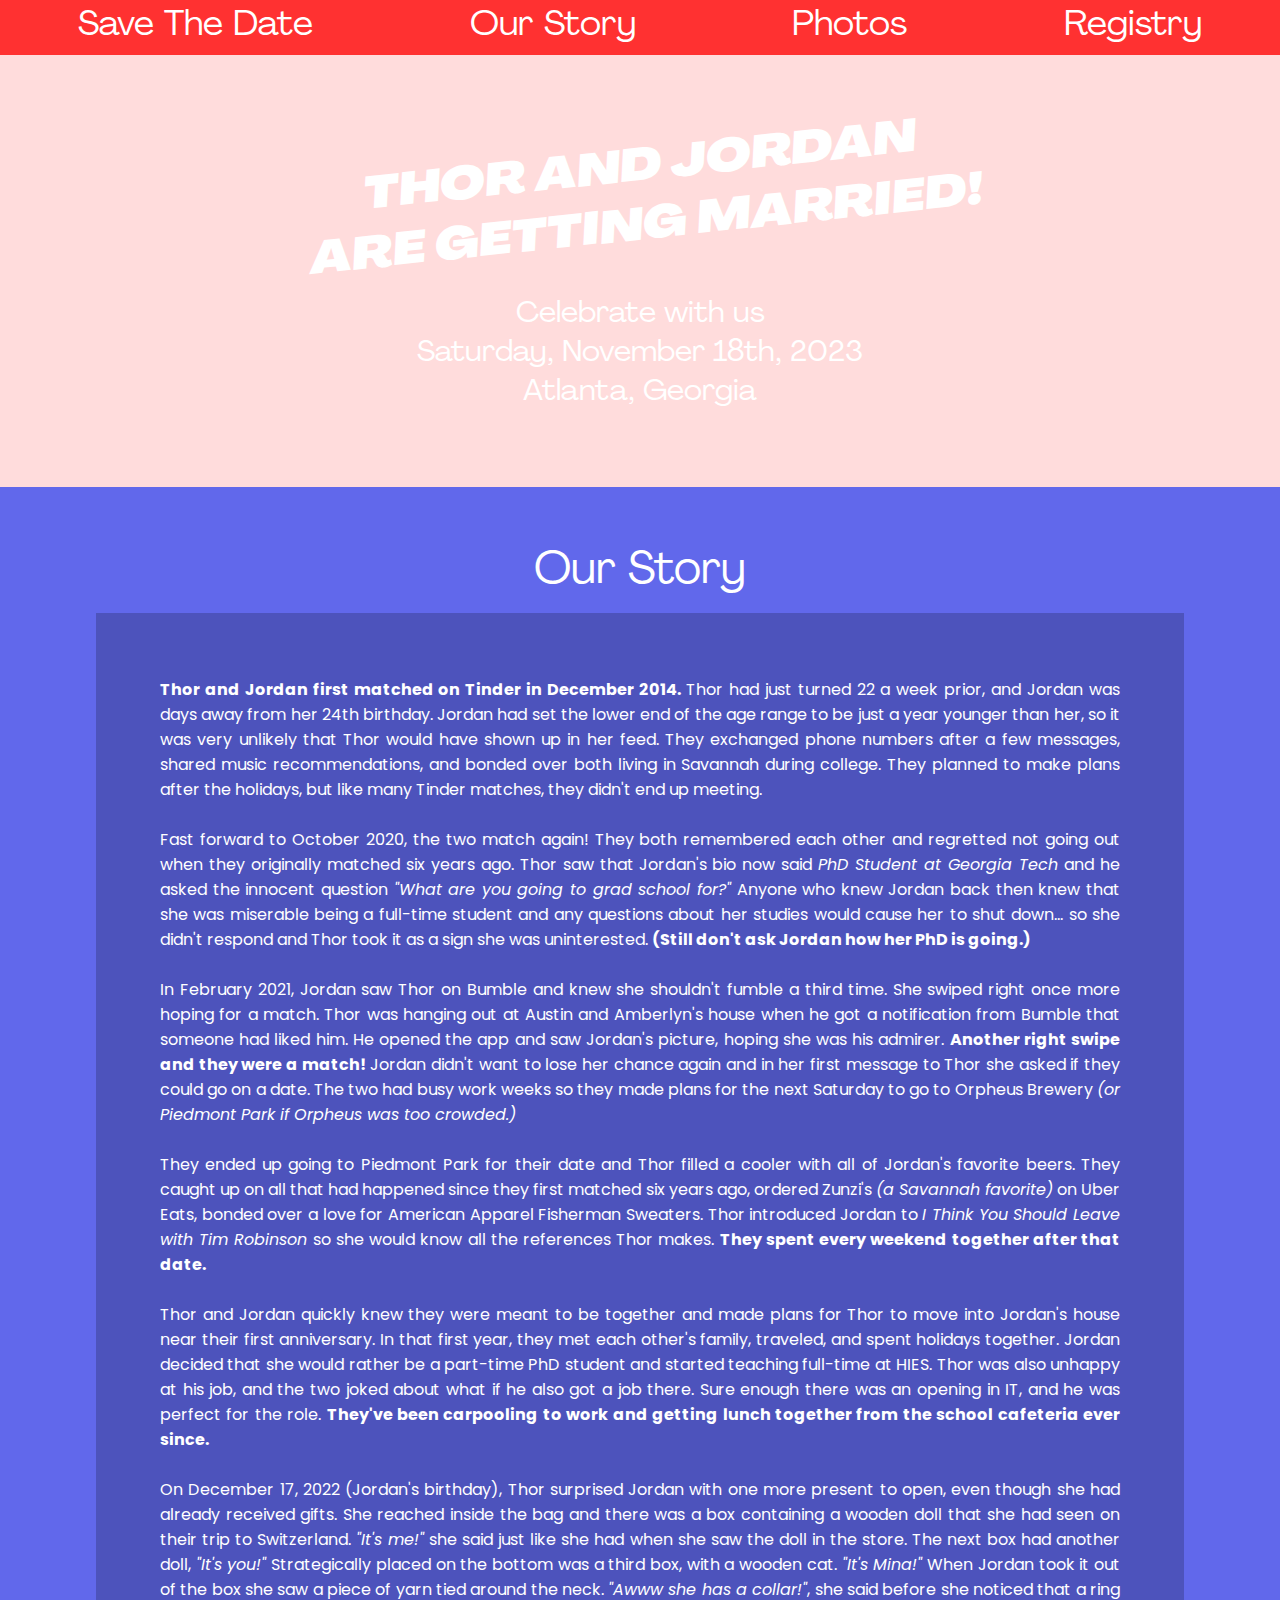
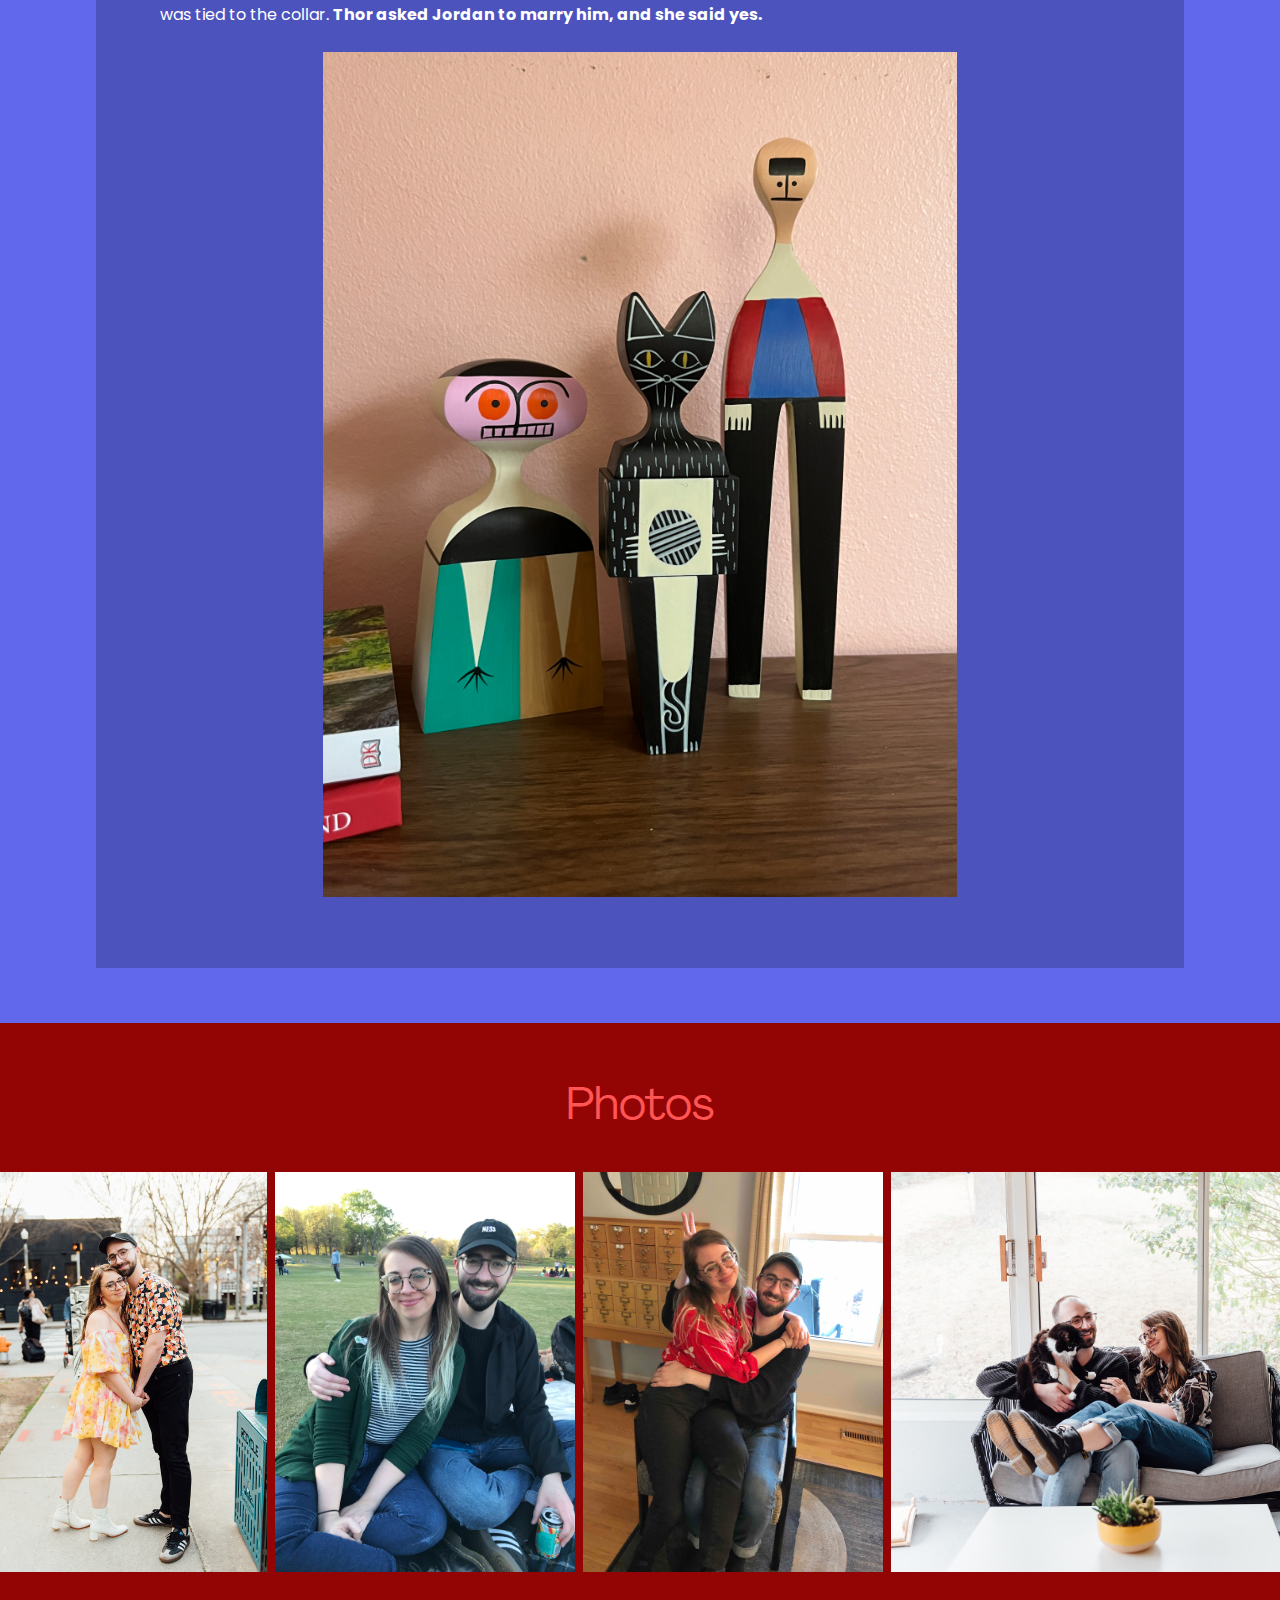
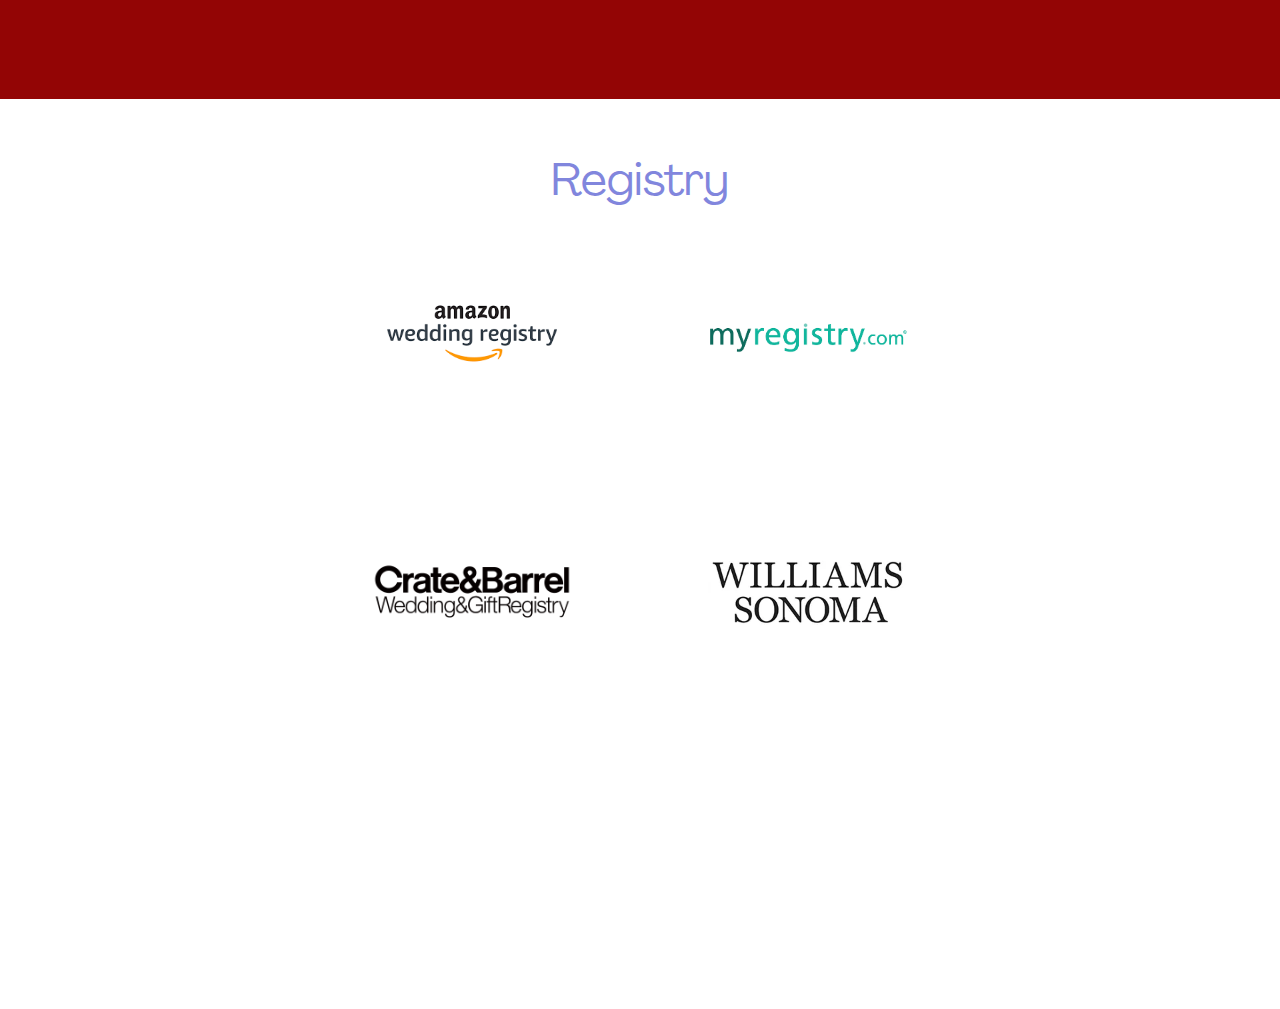
<file: index.html>
<!DOCTYPE html>
<html>
<head>
<title>Thor and Jordan</title>
<meta charset="UTF-8">
<meta name="viewport" content="width=device-width, initial-scale=1">
<link rel="apple-touch-icon" sizes="180x180" href="/apple-touch-icon.png">
<link rel="icon" type="image/png" sizes="32x32" href="/favicon-32x32.png">
<link rel="icon" type="image/png" sizes="16x16" href="/favicon-16x16.png">
<link rel="manifest" href="/site.webmanifest">
<link rel="stylesheet" type="text/css" href="style.css">
<link rel="stylesheet" href="https://fonts.googleapis.com/css?family=Raleway">
<link rel="preconnect" href="https://fonts.googleapis.com">
<link rel="preconnect" href="https://fonts.gstatic.com" crossorigin>
<link href="https://fonts.googleapis.com/css2?family=Comfortaa:wght@300;400;500;600;700&family=Jost:ital,wght@0,100;0,200;0,300;0,400;0,500;0,600;0,700;0,800;0,900;1,100;1,200;1,300;1,400;1,500;1,600;1,700;1,800;1,900&family=Lexend:wght@100;200;300;400;500;600;700;800;900&family=Poppins:ital,wght@0,100;0,200;0,300;0,400;0,500;0,600;0,700;0,800;0,900;1,100;1,200;1,300;1,400;1,500;1,600;1,700;1,800;1,900&family=Quicksand:wght@300;400;500;600;700&family=Rouge+Script&family=Urbanist:ital,wght@0,100;0,200;0,300;0,400;0,500;0,600;0,700;0,800;0,900;1,100;1,200;1,300;1,400;1,500;1,600;1,700;1,800;1,900&display=swap" rel="stylesheet">
<link rel="preconnect" href="https://fonts.googleapis.com">
<link rel="preconnect" href="https://fonts.gstatic.com" crossorigin>
<link href="https://fonts.googleapis.com/css2?family=Comfortaa:wght@300;400;500;600;700&family=Jost:ital,wght@0,100;0,200;0,300;0,400;0,500;0,600;0,700;0,800;0,900;1,100;1,200;1,300;1,400;1,500;1,600;1,700;1,800;1,900&family=Knewave&family=Lexend:wght@100;200;300;400;500;600;700;800;900&family=Poppins:ital,wght@0,100;0,200;0,300;0,400;0,500;0,600;0,700;0,800;0,900;1,100;1,200;1,300;1,400;1,500;1,600;1,700;1,800;1,900&family=Quicksand:wght@300;400;500;600;700&family=Rouge+Script&family=Urbanist:ital,wght@0,100;0,200;0,300;0,400;0,500;0,600;0,700;0,800;0,900;1,100;1,200;1,300;1,400;1,500;1,600;1,700;1,800;1,900&display=swap" rel="stylesheet">
<script src="sketch.js"></script>

</head>
<body>

    <div id="website">

    <div id="menubar">
        <a href="/#date">Save The Date</a>
        <a href="/#story">Our Story</a>
        <a href="/#photos">Photos</a>
        <a href="/#registry">Registry</a>

    </div>
    
    <div id="date" style="color: #ff3131; color: #ff5555; color:white;">
        <br><div id="dateText">
        <h1 style="transform: rotate(354deg);color: #ff3131;color: #ff5555; color:white;font-family: 'Agrandir-WideBlackItalic';">
           
            <b><i>THOR AND JORDAN <br>ARE GETTING MARRIED!</i></b>
</h1>
<br>
Celebrate with us
<br>
Saturday, November 18th, 2023
<br>
Atlanta, Georgia
<br><br><br>
    </div>
</div>

    <div id="story">
        <h1 style=" color: #345fbf;color: white;">Our Story</h1>
<p>
    <b>Thor and Jordan first matched on Tinder in December 2014. </b>
Thor had just turned 22 a week prior, and Jordan was days 
away from her 24th birthday. Jordan had set the lower end 
of the age range to be just a year younger than her, so it was 
very unlikely that Thor would have shown up in her feed. They exchanged 
phone numbers after a few messages, shared music recommendations, and 
bonded over both living in Savannah during college. They planned to 
make plans after the holidays, but like many Tinder matches, they 
didn't end up meeting.
<br><br>
Fast forward to October 2020, the two match again! They both 
remembered each other and regretted not going out when they originally 
matched six years ago. Thor saw that Jordan's bio now said <i>PhD Student at Georgia Tech</i>
and he asked the innocent question <i>"What are you going to grad school for?"</i> 
Anyone who knew Jordan back then knew that she was miserable being a full-time 
student and any questions about her studies would cause her to shut down... so she 
didn't respond and Thor took it as a sign she was uninterested. <b>(Still don't ask Jordan how 
her PhD is going.) </b>
<br><br>
In February 2021, Jordan saw Thor on Bumble and knew she shouldn't fumble a third time. 
She swiped right once more hoping for a match. Thor was hanging out at Austin and Amberlyn's 
house when he got a notification from Bumble that someone had liked him. He opened 
the app and saw Jordan's picture, hoping she was his admirer. <b>Another right swipe and they 
were a match! </b>Jordan didn't want to lose her chance again and in her first message to Thor 
she asked if they could go on a date. The two had busy work weeks so they made plans for the 
next Saturday to go to Orpheus Brewery <i>(or Piedmont Park if Orpheus was too crowded.)</i> 
<br><br>
They ended up going to Piedmont Park for their date and Thor filled a cooler with all of Jordan's
favorite beers. They caught up on all that had happened since they first matched six years ago, 
ordered Zunzi's <i>(a Savannah favorite)</i> on Uber Eats, bonded over a love for American Apparel 
Fisherman Sweaters. Thor introduced Jordan to <i>I Think You Should Leave with Tim Robinson</i> so 
she would know all the references Thor makes. <b>They spent every weekend together after that date. </b> 
<br><br>
Thor and Jordan quickly knew they were meant to be together and made plans for Thor to move 
into Jordan's house near their first anniversary. In that first year, they met each other's family, 
traveled, and spent holidays together. Jordan decided that she would rather be a part-time PhD student 
and started teaching full-time at HIES. Thor was also unhappy at his job, and the two joked about what 
if he also got a job there. Sure enough there was an opening in IT, and he was perfect for the 
role. <b>They've been carpooling to work and getting lunch together from the school cafeteria ever since. </b>                                          
<br><br>
On December 17, 2022 (Jordan's birthday), Thor surprised Jordan with one more present to open, 
even though she had already received gifts. She reached inside the bag and there was a box 
containing a wooden doll that she had seen on their trip to Switzerland. <i>"It's me!"</i> she said 
just like she had when she saw the doll in the store. The next box had another doll, 
<i>"It's you!"</i> Strategically placed on the bottom was a third box, with a wooden cat. 
<i>"It's Mina!"</i> When  Jordan took it out of the box she saw a piece of yarn tied around
 the neck. <i>"Awww she has a collar!"</i>, she said before she noticed that a ring was tied 
 to the collar. <b>Thor asked Jordan to marry him, and she said yes.</b>      
    <br><br>
    <span style="width:100%;text-align: center !important;">
    <img style="margin-left: 17%" src="photos/IMG_8415.JPG" width="66%">
    </span>
</p>
<br>
    </div>

    <div id="photos">
        <h1 style="color: #ffdcdc;color: #ff5555;">Photos</h1><br>
<div id="photocontainer">
    <div id="inner">
        <img src="/photos/Jordan_Thor_Engagement-80.jpg">
<img src="/photos/1.JPG">
<img src="/photos/2.jpeg">
<img src="/photos/Jordan_Thor_Engagement-26.jpg">
<img src="/photos/Jordan_Thor_Engagement-19.jpg">

<img src="/photos/Jordan_Thor_Engagement-66.jpg">
<img src="/photos/Jordan_Thor_Engagement-124.jpg">
<img src="/photos/3.jpeg">
<img src="/photos/4.jpeg">

<img src="/photos/5.jpeg">
<img src="/photos/5a.jpeg">
<img src="/photos/6.jpeg">
<img src="/photos/7.jpeg">
<img src="/photos/Jordan_Thor_Engagement-117.jpg">
<img src="/photos/Jordan_Thor_Engagement-118.jpg">





<img src="/photos/8.jpeg">
<img src="/photos/10.JPG">
<img src="/photos/9.jpeg">
<img src="/photos/Jordan_Thor_Engagement-130.jpg">
<img src="/photos/Jordan_Thor_Engagement-134.jpg">
<img src="/photos/11.jpg">
<img src="/photos/12.jpeg">
<img src="/photos/13.jpeg">

<img src="/photos/14.jpeg">
<img src="/photos/Jordan_Thor_Engagement-169.jpg">
<img src="/photos/Jordan_Thor_Engagement-176.jpg">
<img src="/photos/Jordan_Thor_Engagement-187.jpg">

<img src="/photos/15.jpeg">
<img src="/photos/16.jpeg">
<img src="/photos/17.jpeg">
<img src="/photos/18.jpeg">

<img src="/photos/19.jpeg">
<img src="/photos/20.jpeg">
<img src="/photos/21.jpeg">
<img src="/photos/22.jpeg">
<img src="/photos/23.jpeg">
<img src="/photos/24.jpeg">
<img src="/photos/25.jpeg">
<img src="/photos/26.jpeg">
<img src="/photos/27.jpeg">
<img src="/photos/28.jpeg">
</div>
</div>


    </div>

    <div id="registry">
    <h1>Registry</h1>
<a target="_blank" href="https://www.amazon.com/wedding/share/thorandjordan"><img src="/photos/amazon.png"></a>
<a target="_blank" href="https://www.myregistry.com/giftlist/thorandjordan"><img src="/photos/myregistry.png"></a>
<br>
<a target="_blank" href="https://www.crateandbarrel.com/gift-registry/thor-oleson-and-jordan-graves/r6677314"><img src="/photos/crate.png"></a>
<a target="_blank" href="https://www.williams-sonoma.com/registry/lgrxvflwgb/registry-list.html"><img src="/photos/ws.png"></a>


    </div>


    </div>

</body>
</html>
</file>
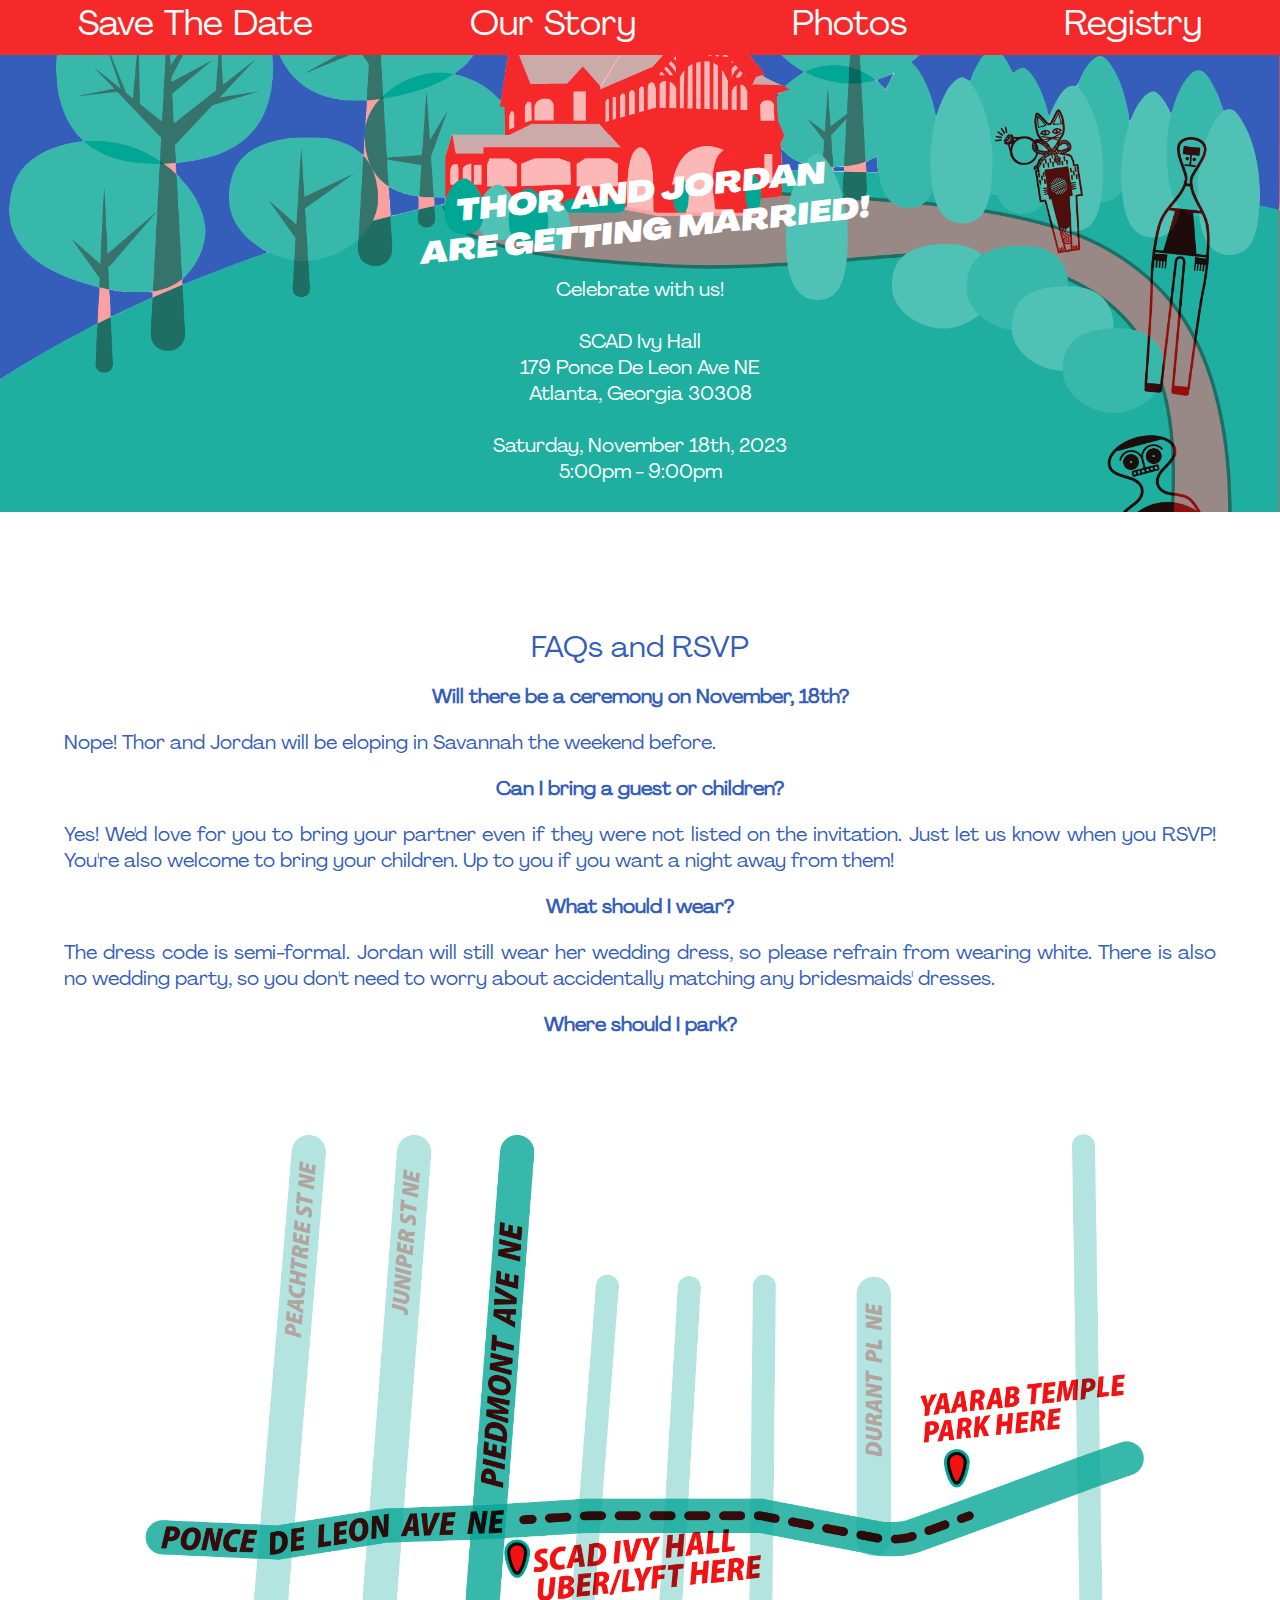
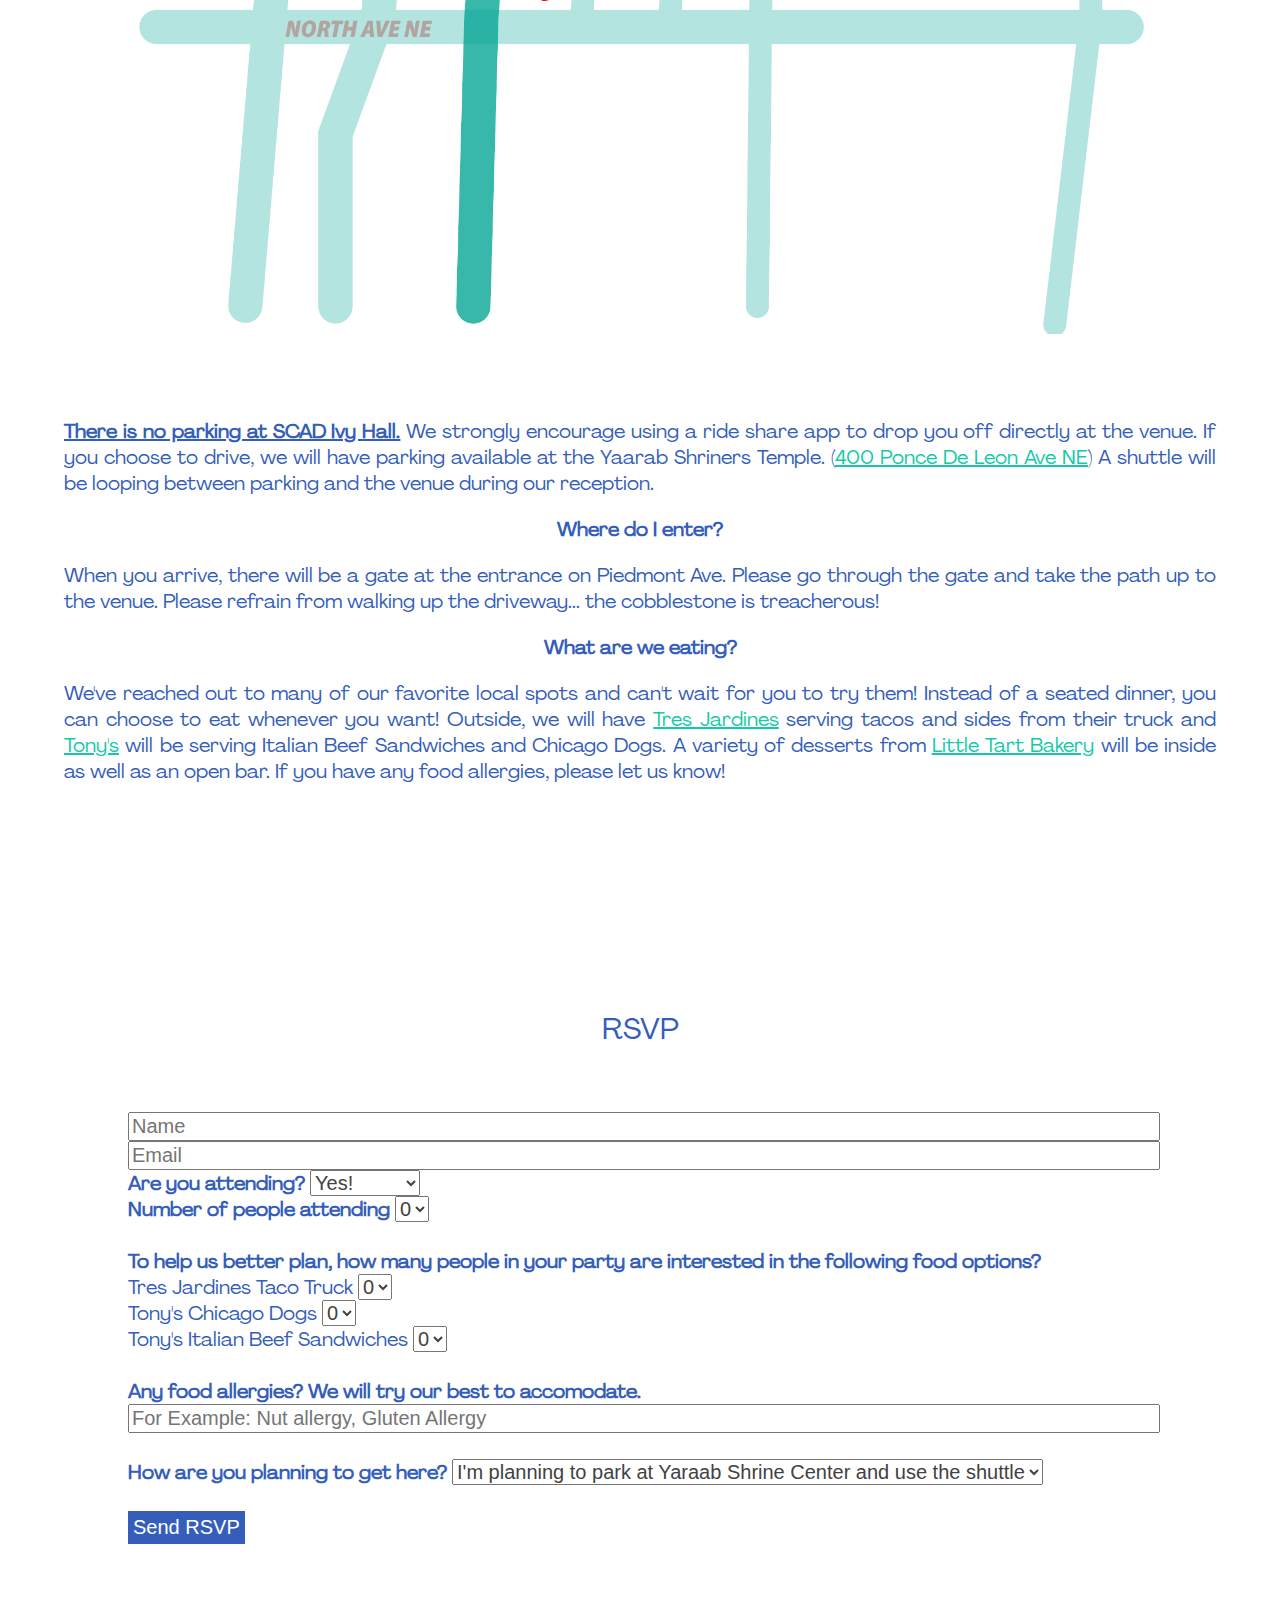
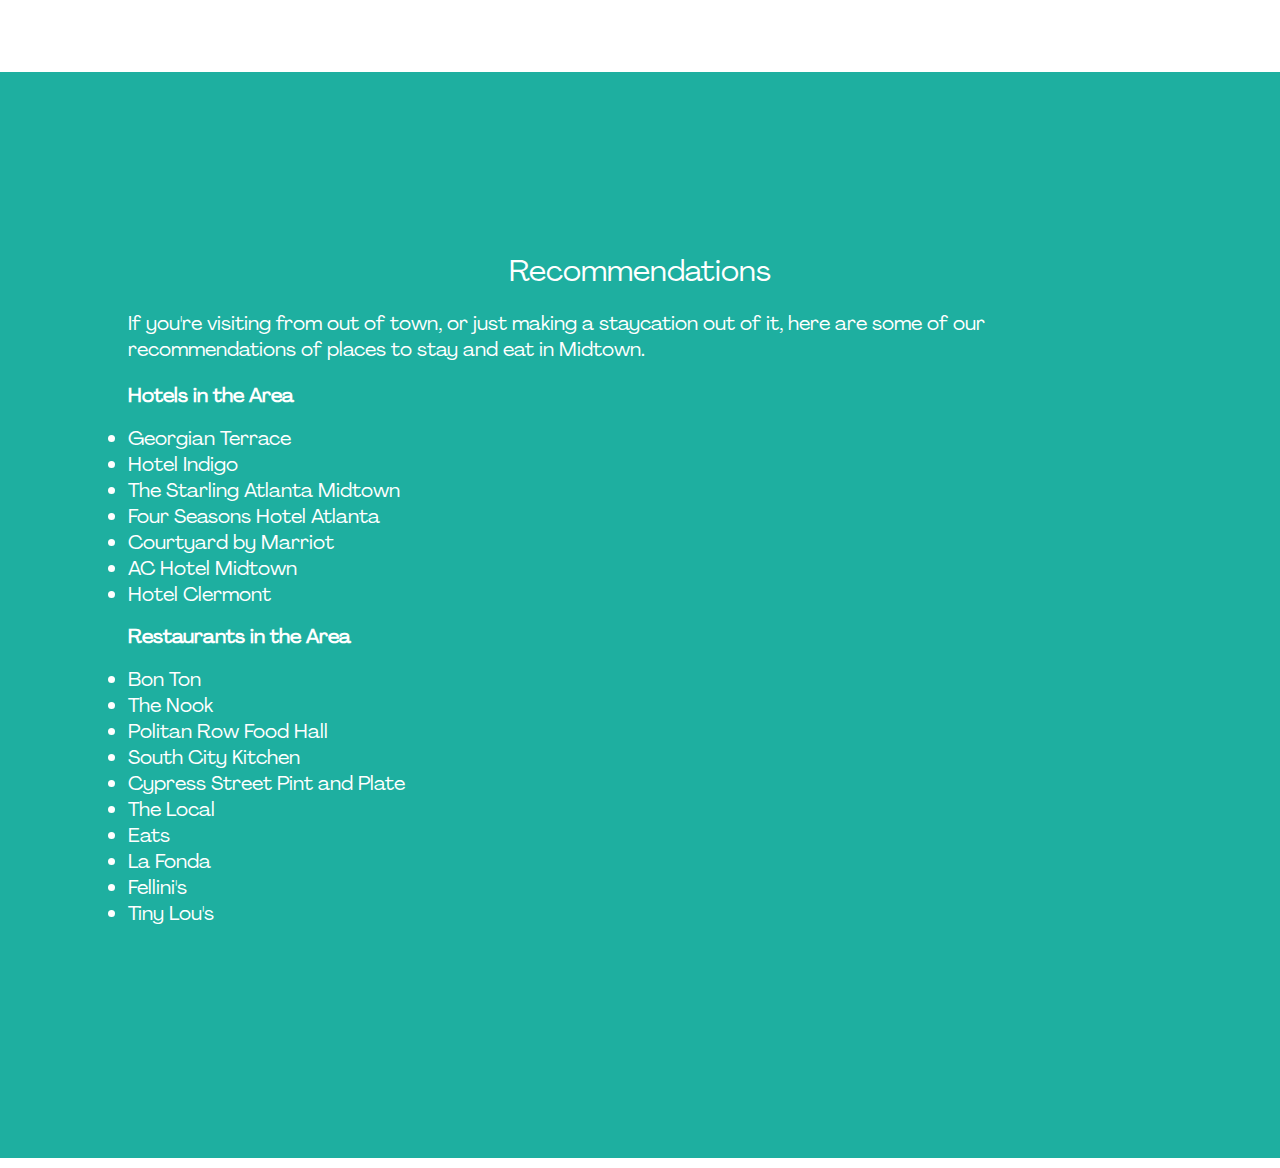
<file: rsvp/index.html>
<!DOCTYPE html>
<html>

<head>
    <title>Thor and Jordan</title>
    <meta charset="UTF-8">
    <meta name="viewport" content="width=device-width, initial-scale=1">
    <link rel="apple-touch-icon" sizes="180x180" href="/apple-touch-icon.png">
    <link rel="icon" type="image/png" sizes="32x32" href="/favicon-32x32.png">
    <link rel="icon" type="image/png" sizes="16x16" href="/favicon-16x16.png">
    <link rel="manifest" href="/site.webmanifest">
    <link rel="stylesheet" type="text/css" href="style.css">
    <link rel="stylesheet" href="https://fonts.googleapis.com/css?family=Raleway">
    <link rel="preconnect" href="https://fonts.googleapis.com">
    <link rel="preconnect" href="https://fonts.gstatic.com" crossorigin>
    <link
        href="https://fonts.googleapis.com/css2?family=Comfortaa:wght@300;400;500;600;700&family=Jost:ital,wght@0,100;0,200;0,300;0,400;0,500;0,600;0,700;0,800;0,900;1,100;1,200;1,300;1,400;1,500;1,600;1,700;1,800;1,900&family=Lexend:wght@100;200;300;400;500;600;700;800;900&family=Poppins:ital,wght@0,100;0,200;0,300;0,400;0,500;0,600;0,700;0,800;0,900;1,100;1,200;1,300;1,400;1,500;1,600;1,700;1,800;1,900&family=Quicksand:wght@300;400;500;600;700&family=Rouge+Script&family=Urbanist:ital,wght@0,100;0,200;0,300;0,400;0,500;0,600;0,700;0,800;0,900;1,100;1,200;1,300;1,400;1,500;1,600;1,700;1,800;1,900&display=swap"
        rel="stylesheet">
    <link rel="preconnect" href="https://fonts.googleapis.com">
    <link rel="preconnect" href="https://fonts.gstatic.com" crossorigin>
    <link
        href="https://fonts.googleapis.com/css2?family=Comfortaa:wght@300;400;500;600;700&family=Jost:ital,wght@0,100;0,200;0,300;0,400;0,500;0,600;0,700;0,800;0,900;1,100;1,200;1,300;1,400;1,500;1,600;1,700;1,800;1,900&family=Knewave&family=Lexend:wght@100;200;300;400;500;600;700;800;900&family=Poppins:ital,wght@0,100;0,200;0,300;0,400;0,500;0,600;0,700;0,800;0,900;1,100;1,200;1,300;1,400;1,500;1,600;1,700;1,800;1,900&family=Quicksand:wght@300;400;500;600;700&family=Rouge+Script&family=Urbanist:ital,wght@0,100;0,200;0,300;0,400;0,500;0,600;0,700;0,800;0,900;1,100;1,200;1,300;1,400;1,500;1,600;1,700;1,800;1,900&display=swap"
        rel="stylesheet">
    <script src="sketch.js"></script>

</head>

<body>

    <div id="website">

        <div id="menubar">
            <a href="../#date">Save The Date</a>
            <a href="../#story">Our Story</a>
            <a href="../#photos">Photos</a>
            <a href="../#registry">Registry</a>

        </div>

        <div id="date" style="color: #ff3131; color: #ff5555; color:white;">
            <br>
            <div id="dateText">
                <h1
                    style="transform: rotate(354deg);color: #ff3131;color: #ff5555; color:white;font-family: 'Agrandir-WideBlackItalic';">

                    <b><i>THOR AND JORDAN <br>ARE GETTING MARRIED!</i></b>
                </h1>
                <br>
                Celebrate with us!
                <br><br>
                SCAD Ivy Hall
                <br>179 Ponce De Leon Ave NE<br>Atlanta, Georgia 30308<br><br>
                Saturday, November 18th, 2023<br>
                5:00pm - 9:00pm
<br>
                <br><br><br>
            </div>
        </div>





        <div id="registry">
            <h1>FAQs and RSVP</h1>
            <h2>Will there be a ceremony on November, 18th?</h2>
            <p>Nope! Thor and Jordan will be eloping in Savannah the weekend before. </p>
            <h2>Can I bring a guest or children?</h2>
            <p>Yes! We'd love for you to bring your partner even if they were not listed on the invitation.
                Just let us know when you RSVP! You're also welcome to bring your children. Up to you if you want a
                night away from them!</p>
            <h2>What should I wear?</h2>
            <p>The dress code is semi-formal. Jordan will still wear her wedding dress, so please refrain from wearing
                white. There is also no wedding party,
                so you don't need to worry about accidentally matching any bridesmaids' dresses. </p>
            <h2>Where should I park?</h2>
            <img src="../parking.png">
            <p><u><b>There is no parking at SCAD Ivy Hall.</b></u> We strongly encourage using a ride share app to drop
                you off directly at the venue. If you choose to drive, we will have parking available at the Yaarab
                Shriners Temple. (<a href="https://goo.gl/maps/KVAyPYPbRxPK74zV9" target="_blank">400 Ponce De Leon Ave
                    NE</a>) A shuttle will be looping between parking and
                the venue during our reception. </p>
            <h2>Where do I enter?</h2>
            <p>When you arrive, there will be a gate at the entrance on Piedmont Ave. Please go through the gate and
                take the path up
                to the venue. Please refrain from walking up the driveway... the cobblestone is treacherous! </p>
            <h2>What are we eating?</h2>
            <p>We've reached out to many of our favorite local spots and can't wait for you to try them! Instead of a
                seated dinner, you can choose to eat whenever you want! Outside, we will have <a
                    href="https://tresjardines.com/" target="_blank">Tres
                    Jardines</a>
                serving tacos and sides from their truck and <a href="https://www.instagram.com/tonys_atl/?hl=en"
                    target="_blank">Tony's</a> will be serving Italian Beef
                Sandwiches and Chicago
                Dogs. A variety of desserts from <a href="https://www.littletartatl.com/" target="_blank">Little Tart
                    Bakery</a>
                will be inside as well as an open bar. If you have any food allergies, please let us know!
            </p>
            <br>
        </div>

        <div id="rsvp">
            <h1>RSVP</h1>

            <form id="form" style="text-align: left; padding: 5vw;" method="POST" onsubmit="submitted()"
                action="https://script.google.com/macros/s/AKfycbw2ouydEmIIYvI-1y6o5Fh57APi8RWtGKFDPTFCZ0SBWRpSHb9YYr8tXbopvckqTQ_4yg/exec"
                target="dummyframe">
                <input name="Name" type="text" placeholder="Name" required><br>
                <input name="Email" type="email" placeholder="Email" required>
                <br>
                <label><b>Are you attending?</b></label>
                <select name="attending" required>

                    <option>Yes!</option>
                    <option>Sadly, no.</option>
                </select>
                <br>
                <label><b>Number of people attending</b></label>
                <select id="guestCount" name="guestCount" onchange="updateGuestCount()" required>
                    <option>0</option>
                    <option>1</option>
                    <option>2</option>
                    <option>3</option>
                    <option>4</option>
                    <option>5</option>
                </select><br>
                <label id="addGuests">Names of additional guests:</label>
                <input id="addGuests1" name="Guest1" type="text" placeholder="Name">
                <input id="addGuests2" name="Guest2" type="text" placeholder="Name">
                <input id="addGuests3" name="Guest3" type="text" placeholder="Name">
                <input id="addGuests4" name="Guest4" type="text" placeholder="Name">

                <br><label><b>To help us better plan, how many people in your party are interested in the following food
                        options?</b></label><br>

                <label>Tres Jardines Taco Truck</label>
                <select name="tacos" required>
                    <option>0</option>
                    <option>1</option>
                    <option>2</option>
                    <option>3</option>
                    <option>4</option>
                    <option>5</option>
                </select><br>
                <label>Tony's Chicago Dogs</label>
                <select name="dogs" required>
                    <option>0</option>
                    <option>1</option>
                    <option>2</option>
                    <option>3</option>
                    <option>4</option>
                    <option>5</option>
                </select><br>
                <label>Tony's Italian Beef Sandwiches</label>
                <select name="beef" required>
                    <option>0</option>
                    <option>1</option>
                    <option>2</option>
                    <option>3</option>
                    <option>4</option>
                    <option>5</option>
                    <option>6</option>
                </select><br>
                <br><label><b>Any food allergies? We will try our best to accomodate.</b></label><br>
                <input name="allergies" type="text" placeholder="For Example: Nut allergy, Gluten Allergy">
                <br><br>
                <label><b>How are you planning to get here?</b></label>
                <select name="transportation" required>
                    <option>I'm planning to park at Yaraab Shrine Center and use the shuttle</option>
                    <option>I'm planning to Uber/Lyft</option>
                </select>
                <br><br>
                <button id="submit" >Send RSVP</button>
            </form>
<h2 id="confirmation">Thank you for RSVPing! We'll email you a reminder the week of our party.<br>-Thor & Jordan</h2>
            <iframe name="dummyframe" id="dummyframe" style="display: none;"></iframe>
        </div><div id="accomdations">
            <h1>Recommendations</h1>
            <span style="text-align: left !important; display:block">
<p style="text-align: left !important;">If you're visiting from out of town, or just making a staycation out of it, here are some of our recommendations of places to stay and eat in Midtown. </p>
            <h2>Hotels in the Area</h2>
            <li>Georgian Terrace</li>
            <li>Hotel Indigo</li>
            <li>The Starling Atlanta Midtown</li>
            <li>Four Seasons Hotel Atlanta</li>
            <li>Courtyard by Marriot</li>
            <li>AC Hotel Midtown</li>
            <li>Hotel Clermont</li>
            <h2>Restaurants in the Area</h2>
                <li>Bon Ton</li>
                <li>The Nook</li>
                <li>Politan Row Food Hall</li>
                <li>South City Kitchen</li>
                <li>Cypress Street Pint and Plate</li>
                <li>The Local</li>
                <li>Eats</li>
                <li>La Fonda</li>
                <li>Fellini's</li>
                <li>Tiny Lou's</li>
            </span>
            <br><br><br><br>
        </div>


    </div>


</body>

</html>
</file>
<file: style.css>
@font-face {
    font-family: Agrandir-GrandLight;
    src: url("fonts/PPAgrandir-GrandLight.otf") format("opentype");
}
@font-face {
    font-family: Agrandir-WideBlackItalic;
    src: url("fonts/PPAgrandir-WideBlackItalic.otf") format("opentype");
}
@font-face {
    font-family: Agrandir-WideLight;
    src: url("fonts/PPAgrandir-WideLight.otf") format("opentype");
}
@font-face {
    font-family: Agrandir;
    src: url("fonts/PPAgrandir-Regular.otf") format("opentype");
}
#date {
    
    background-color: #930505;
    background-color: #f3afaf;
    background-color: #ffdcdc;
    min-height: 200px;
    text-align: center;
}

#story {
    background-color: #d80505;
    background-color: #f3afaf;
    background-color: #ffdcdc;
    background-color: #6168eb;
    min-height: 200px;
    text-align: center;
}

#photos {
    background-color: #d80505;
    background-color: #e5b8aa;
    background-color: #930505;
    
    
    min-height: calc(420px + 20vw);
    text-align: center;
}

#registry {
    background-color: white;
  
    color:black;
    color: #8186dd;
    min-height: 150px;
    text-align: center;
    height: 100vh;
}

#registry img {
    width: 30vw;
    margin: 5vw;
    max-width: 200px;
    vertical-align: middle;
}

h1 {
    margin: 0px;
    text-decoration: none;
    font-weight: 400;
    padding-top: 4vw;
    font-size: min(45px,6vw);
}
body {
    margin: 0px;
    padding: 0px;
    font-family: 'Poppins', sans-serif;
    font-family: 'Agrandir', sans-serif;
    scroll-behavior: smooth;
color: white;
font-size: min(30px,4vw);
}
html {
    scroll-behavior: smooth;

}
#menubar {
    position: sticky;
    top: 0px;
    background-color: #4240ad;
    background-color: #6168eb;
    background-color: #d80505;
    background-color: #ff3131;
    width: 100%;
    text-align: center;
    display: inline-flex;
    justify-content: space-around;
    z-index: 1;
    height: min(6vw,55px);
}

#menubar a {
    background-color: rgba(0,0,0,0);
    border-color: rgba(0,0,0,0);
    color: white;
    
   /* width: 22%;*/
    padding: 0px;
    font-family: 'Comfortaa', cursive;
    font-family: 'Jost', sans-serif;
    font-family: 'Lexend', sans-serif;
  
    font-family: 'Quicksand', sans-serif;
    font-family: 'Rouge Script', cursive;
    font-family: 'Urbanist', sans-serif;
    font-family: 'Poppins', sans-serif;
    font-family: 'Agrandir', sans-serif;
    text-decoration: none;
    display: inline-block;
    font-size: min(4vw,35px);
    height: 6vw;
}

#menubar a:hover {
color: #6168eb;
}

#photocontainer{
    height:400px;
    text-align: left;
    width: 100%;
overflow-x: scroll;
overflow-y: hidden;

}

#inner {
height: 400px;
width: 14300px;
}

#inner img {
    height:400px;
    display: inline;
}


#website {
    position: relative;
    top: -10px;
    
}

#story p {
    width: 75%;
    margin-left: 7.5%;
    padding: 5vw;
 font-size: 16px;   
 text-align: justify;
 background-color: rgba(0,0,0,0.2);
 font-family: 'Poppins';
}
</file>
<file: rsvp/style.css>
@font-face {
    font-family: Agrandir-GrandLight;
    src: url("../fonts/PPAgrandir-GrandLight.otf") format("opentype");
}
@font-face {
    font-family: Agrandir-WideBlackItalic;
    src: url("../fonts/PPAgrandir-WideBlackItalic.otf") format("opentype");
}
@font-face {
    font-family: Agrandir-WideLight;
    src: url("../fonts/PPAgrandir-WideLight.otf") format("opentype");
}
@font-face {
    font-family: Agrandir;
    src: url("../fonts/PPAgrandir-Regular.otf") format("opentype");
}
#date {
    
    background-color: #930505;
    background-color: #f3afaf;
    background-color: #ffdcdc;
    background-color: #355ebb;
   
    background-size: cover;
    background-position: center;
    background-image: url("../ivyHall.png");
   
    text-align: center;
    min-height: 400px;

}

#confirmation {
    display:none;
}
a {
    color: #14caa6;
}

#dateText {
    position: relative;
    top: 50px;
}

#story {
    background-color: #d80505;
    background-color: #f3afaf;
    background-color: #ffdcdc;
    background-color: #6168eb;
    background-color: #14caa6;
    background-color: rgb(245, 41, 42);
    min-height: 200px;
    text-align: center;
}

#photos {
    background-color: #d80505;
    background-color: #e5b8aa;
    background-color: #930505;
    background-color: #355ebb;
    
    min-height: calc(420px + 20vw);
    text-align: center;
}

#registry, #faq, #rsvp {
    background-color: white;
    color:black;
    color: #8186dd;
    color: #355ebb;
    min-height: 150px;
    text-align: center;
    padding: 5vw;
}

#accomdations {
    background-color:#1eafa0;
    color:white;
    min-height: 150px;
    text-align: center;
    padding: 10vw;
    
}


 h2 {
    font-size: min(20px,4vw);
 }

 p, input, select, button, form {
    font-size: min(20px,3.5vw);
    text-align: justify;
    
 }

 button {
    background-color: #355ebb;
    color: white;
    border: none;
    padding: 5px;
 }

 select {
    color:#424242;
 }

 input {
    width: 100%;
 }
 select {
    max-width: 100%;
 }

 #addGuests, #addGuests1, #addGuests2, #addGuests3, #addGuests4 {
    display: none;
    
 }
#faq img, #rsvp img, #registry img {
    width: 80vw;
    margin: 5vw;
    vertical-align: middle;
}

h1 {
    margin: 0px;
    text-decoration: none;
    font-weight: 400;
    padding-top: 4vw;
    font-size: min(30px,6vw);
}
body {
    margin: 0px;
    padding: 0px;
    font-family: 'Poppins', sans-serif;
    font-family: 'Agrandir', sans-serif;
    scroll-behavior: smooth;
color: white;
font-size: min(20px,4vw);
}
html {
    scroll-behavior: smooth;

}
#menubar {
    position: sticky;
    top: 0px;
    background-color: #4240ad;
    background-color: #6168eb;
    background-color: #d80505;
    background-color: rgb(254, 67, 66);
    background-color: rgb(245, 41, 42);

    width: 100%;
    text-align: center;
    display: inline-flex;
    justify-content: space-around;
    z-index: 1;
    height: min(6vw,55px);
}

#menubar a {
    background-color: rgba(0,0,0,0);
    border-color: rgba(0,0,0,0);
    color: white;
    
   /* width: 22%;*/
    padding: 0px;
    font-family: 'Comfortaa', cursive;
    font-family: 'Jost', sans-serif;
    font-family: 'Lexend', sans-serif;
  
    font-family: 'Quicksand', sans-serif;
    font-family: 'Rouge Script', cursive;
    font-family: 'Urbanist', sans-serif;
    font-family: 'Poppins', sans-serif;
    font-family: 'Agrandir', sans-serif;
    text-decoration: none;
    display: inline-block;
    font-size: min(4vw,35px);
    height: 6vw;
}

#menubar a:hover {
color: #6168eb;
color: #345fbf;
}

#photocontainer{
    height:400px;
    text-align: left;
    width: 100%;
overflow-x: scroll;
overflow-y: hidden;

}

#inner {
height: 400px;
width: 14300px;
}

#inner img {
    height:400px;
    display: inline;
}


#website {
    position: relative;
    top: -10px;
    
}

#story p {
    width: 75%;
    margin-left: 7.5%;
    padding: 5vw;
 font-size: 16px;   
 text-align: justify;
 background-color: rgba(0,0,0,0.2);
 font-family: 'Poppins';
}
</file>
